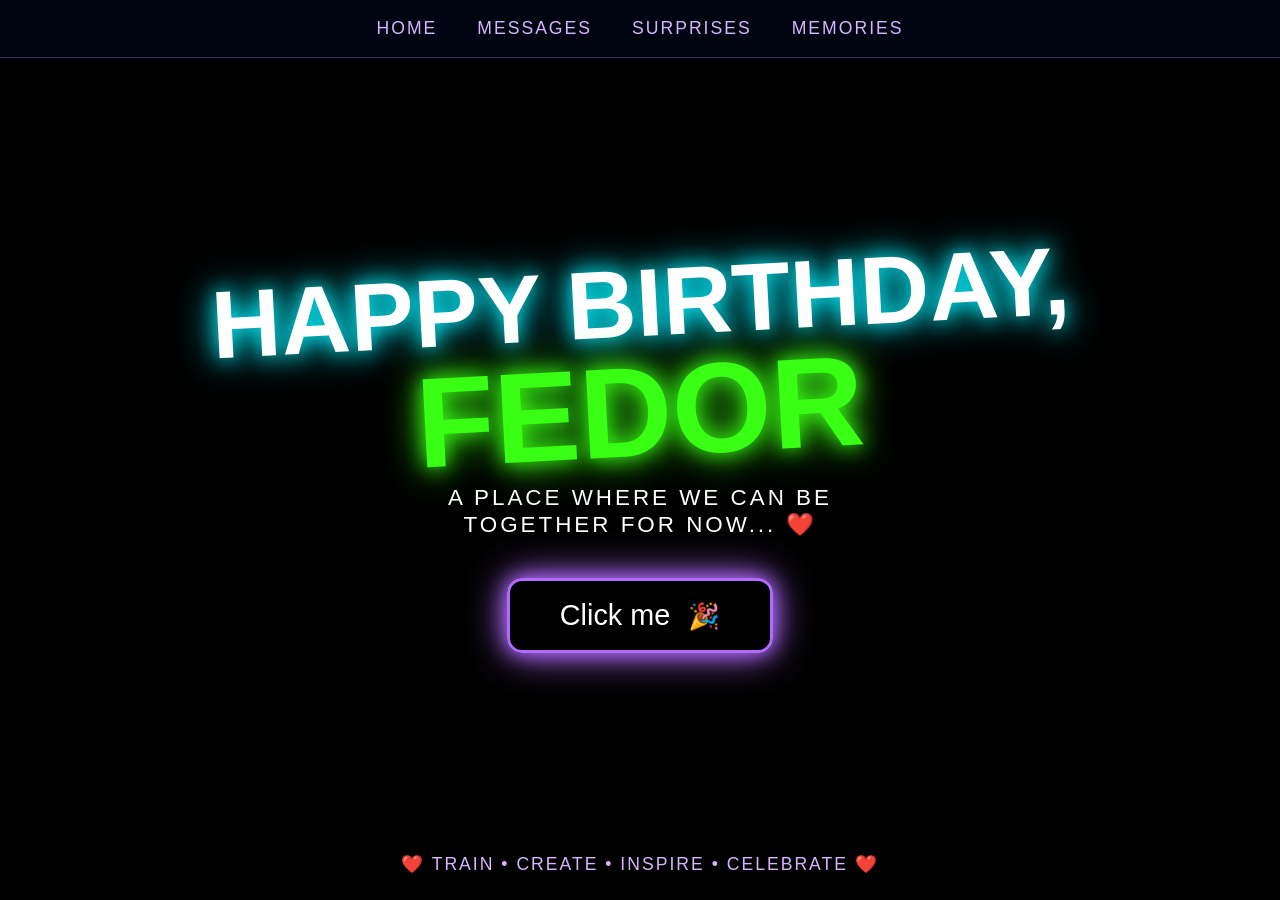
<file: index.html>
<!DOCTYPE html>
<html lang="en">
<head>
	<meta charset="UTF-8">
	<meta name="viewport" content="width=device-width, initial-scale=1.0">
	<title>Happy Birthday Fedor</title>
	<link rel="stylesheet" href="style.css">
</head>
<body>
	<nav>
		<a href="index.html">HOME</a>
		<a href="messages.html">MESSAGES</a>
		<a href="surprises.html">SURPRISES</a>
		<a href="memories.html">MEMORIES</a>
	</nav>

	<div class="hero" id="home">
		<h1>HAPPY BIRTHDAY,</h1>
 		<h2>FEDOR</h2>
		<p class="subtitle">A PLACE WHERE WE CAN BE <br>TOGETHER FOR NOW... ❤️</p>

		<button class="btn" id="birthdayBtn" onclick="playBirthdaySong()">
			Click me <span class="icon">🎉</span>
		</button>

		<audio id="birthdaySong">
			<source src="bday-song.m4a" type="audio/mp4">
		</audio>

		<div id="message" class="message"></div>

		<div class="footer">
			<p>❤️ TRAIN • CREATE • INSPIRE • CELEBRATE ❤️ </p>
		</div>

		</div>
		

	<script src="script.js"></script>
</body>
</html>
</file>
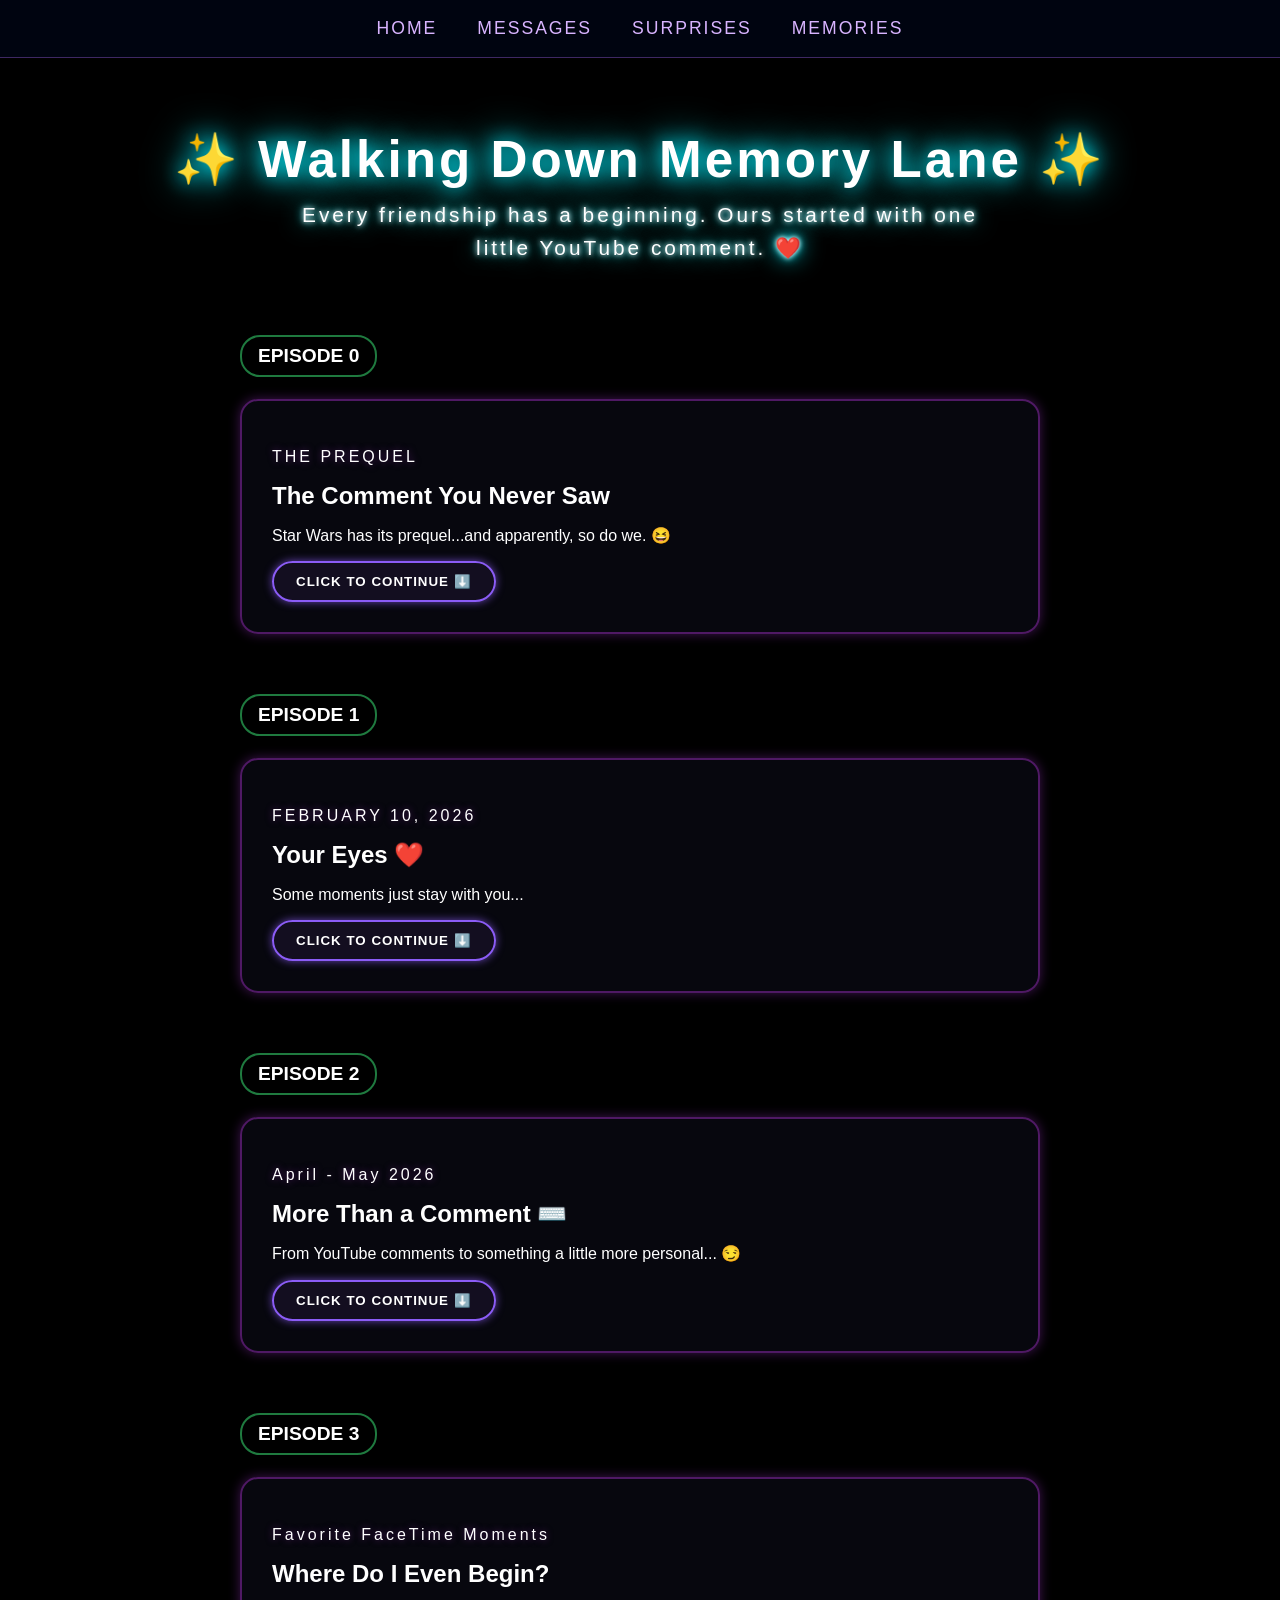
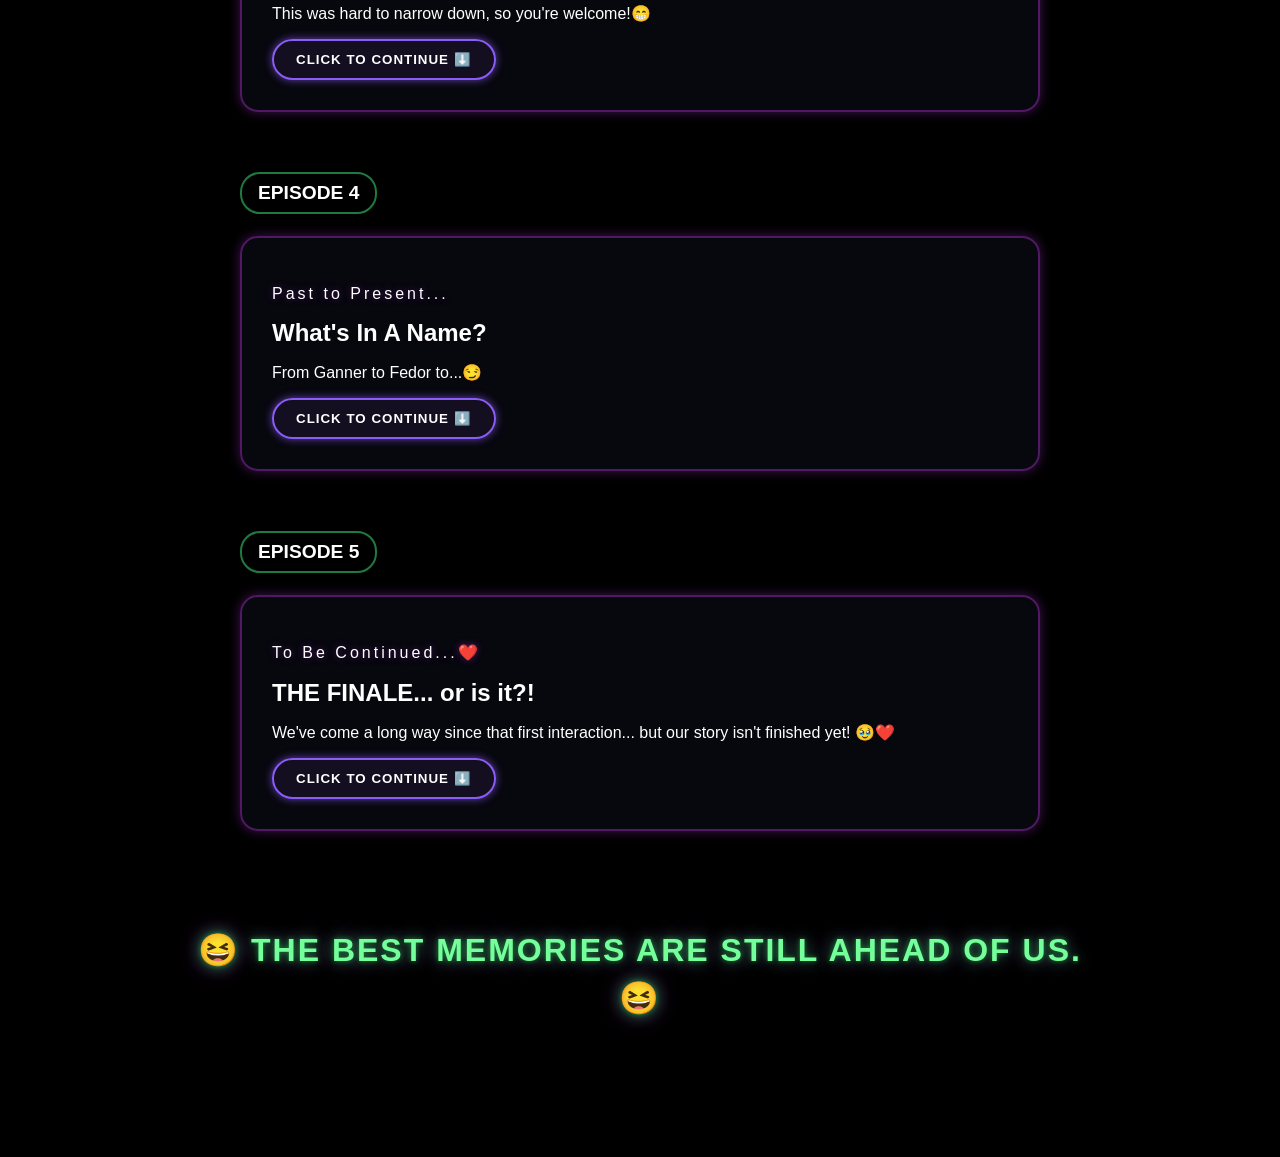
<file: memories.html>
<!DOCTYLE html>
<html lang="en">

<head>
	<meta charset="UTF-8">
	<meta name="viewport" content="width=device-width, initial-scale=1.0">

	<title>Walking Down Memory Lane</title>

	<link rel="stylesheet" href="style.css">
</head>

<body>
	

<nav>
	<a href="index.html">HOME</a>
	<a href="messages.html">MESSAGES</a>
	<a href="surprises.html">SURPRISES</a>
	<a href="memories.html">MEMORIES</a>
</nav>

<main class="memory-lane">

	<header class="memory-header">
		<h1 class="section-title">✨ Walking Down Memory Lane ✨</h1>
		<p>Every friendship has a beginning. Ours started with one little YouTube comment. ❤️</p>
	</header>

<!-- STOP #0: THE PREQUEL -->
<section class="memory-stop">

	<div class="memory-marker">EPISODE 0</div>

	<div class="memory-card">

		<p class="memory-date">THE PREQUEL</p>

		<h2>The Comment You Never Saw</h2>

		<p>
			Star Wars has its prequel...and apparently, so do we. 😆 
		</p>

	<button class="continue-btn" onclick="toggleMemory('episode0', this)">
		CLICK TO CONTINUE ⬇️ 
	</button>

	<div id="episode0" class="memory-hidden">

		<p> 
			I'm not entirely sure which comment was the first one you replied to, but I definitely know where my first one is...because you never saw it! 😆
		</p>

		<p>
			I've told you before that I never really commented on anything. I was perfectly happy just existing as a viewer. 😂 But then I found you, and I actually wanted to talk to you. It just felt natural, like somehow you didn't feel like a stranger. ❤️ 

		</p>

		<p>
			So technically, this isn't where our friendship started, but it is where I first tried to find out more about you. I even tucked my comment underneath someone else's. 😂 Maybe I was a little nervous about what would happen if you actually saw it and replied. 

		</p>

	<div class="memory-mission">

		<h3>Your first mission 😏</h3>

		<p> Think you can find the comment you never knew existed?
		</p>

	<button class="memory-hint-btn" onclick="showMemoryHint()">
			I need a hint 👀
	</button>

	<div id="memory-hint" class="memory-hint">
		📅 March 14, 2026
		<br>
		<span>That's all you're getting. Go find me! 😂 </span>

	</div> <!-- closes memory-hint -->

	</div> <!-- closes memory-mission -->

	</div> <!-- closes episode0 -->
	
	</div> <!-- closes memory-card -->

	</section>

<!-- EPISODE 1: YOUR EYES -->
<section class="memory-stop">

	<div class="memory-marker">EPISODE 1</div>

	<div class="memory-card">

		<p class="memory-date"> FEBRUARY 10, 2026</p>

		<h2>Your Eyes ❤️</h2>

		<p>
			Some moments just stay with you...
		</p>

		<button class="continue-btn"
			onclick="toggleMemory('episode1', this)"
			aria-controls="episode1"
			aria-expanded="false">
			CLICK TO CONTINUE ⬇️
		</button>

		<div id="episode1" class="memory-hidden">

			<p>
				The lighting in this video made your eyes glow more brightly than the lightsabers, and I absolutely fell for them. ❤️
			</p>
		</div> 
	
	</div>

</section>

<!-- EPISODE 2: More Than a Comment -->
<section class="memory-stop">

	<div class="memory-marker">EPISODE 2</div>

	<div class="memory-card">

		<p class="memory-date"> April - May 2026</p>

		<h2>More Than a Comment ⌨️</h2>

		<p>
			From YouTube comments to something a little more personal... 😏
		</p>

		<button class="continue-btn"
			onclick="toggleMemory('episode2', this)"
			aria-controls="episode2"
			aria-expanded="false">
			CLICK TO CONTINUE ⬇️
		</button>

		<div id="episode2" class="memory-hidden">

			<p>
				Somewhere along the way, we went from comments to actually getting to know each other. 
			</p>

			<p> 
				❤️<strong>April 21, 2026</strong> - Our Discord adventure begins!
			</p>

			<p> 
				❤️<strong>May 3, 2026</strong> - Our first voice memos! I sent you mine, and you sent me yours. We finally got to hear each other say our names.
			</p>

			<p> 
				❤️<strong>May 11, 2026</strong> - Our very first FaceTime! 🥹
			</p>

			<p> <br>
				<center><i>Little did I know how much I'd come to look forward to hearing your voice and seeing your face.</i></center>
			</p></br>
		</div> 
	
	</div>

</section>

<!-- EPISODE 3: Favorite FaceTime Moments -->
<section class="memory-stop">

	<div class="memory-marker">EPISODE 3</div>

	<div class="memory-card">

		<p class="memory-date"> Favorite FaceTime Moments</p>

		<h2>Where Do I Even Begin?</h2>

		<p>
			This was hard to narrow down, so you're welcome!😁
		</p>

		<button class="continue-btn"
			onclick="toggleMemory('episode3', this)"
			aria-controls="episode3"
			aria-expanded="false">
			CLICK TO CONTINUE ⬇️
		</button>

		<div id="episode3" class="memory-hidden">

			<p>
				🤩 I wish I remembered the date of the first time I saw you shirtless. I can still picture that moment because you absolutely took my breath away. 😍 
			</p>

			<p> 
				⚔️ I'll never forget showing you my N.G. sabers just to see your reaction! 
			</p>

			<p> 
				🐮 Then there was the night you cooked dinner... It felt like I was right there in the kitchen with you, having our own little date night.
			</p>

			<p> 
				👨‍🏫 I loved watching you in coach mode on the nights you were teaching or correcting me. Your focused, patient side was so captivating, especially when your playful side came out and you’d start laughing and smiling, even when I had no idea what you were talking about. It was the cutest thing!
			</p>

			<p> <center><br>
				And, of course, our FaceTimes in early October... 😏❤️‍🔥
			</p>

			<p> 
				<center><i>I don't think I need to remind you what made those so special. Some moments are better left between us.</i> 😉</center>
			</p> </center>
		</div> 
	
	</div>

</section>

<!-- EPISODE 4: What's In A Name? -->
<section class="memory-stop">

	<div class="memory-marker">EPISODE 4</div>

	<div class="memory-card">

		<p class="memory-date">Past to Present...</p>

		<h2>What's In A Name?</h2>

		<p>
			From Ganner to Fedor to...😏
		</p>

		<button class="continue-btn"
			onclick="toggleMemory('episode4', this)"
			aria-controls="episode4"
			aria-expanded="false">
			CLICK TO CONTINUE ⬇️
		</button>

		<div id="episode4" class="memory-hidden">

			<p>
				From Ganner to Fedor, to Goofball, to Fart Knocker, and now <strong>SWEET CHEEKS!!!</strong> 😍 
			</p>

			<p> 
				Which one's your favorite, by the way? 
			</p>

			<p> 
				But more than anything, I can't wait for the day I get to call you by one of those names in person. 💗
			</p>

			
		</div> 
	
	</div>

</section>

<!-- EPISODE 5: THE FINALE -->
<section class="memory-stop">

	<div class="memory-marker">EPISODE 5</div>

	<div class="memory-card">

		<p class="memory-date">To Be Continued...❤️</p>

		<h2>THE FINALE... or is it?!</h2>

		<p>
			We've come a long way since that first interaction... but our story isn't finished yet! 🥹❤️
		</p>

		<button class="continue-btn"
			onclick="toggleMemory('episode5', this)"
			aria-controls="episode5"
			aria-expanded="false">
			CLICK TO CONTINUE ⬇️
		</button>

		<div id="episode5" class="memory-hidden">

			<p>
				❤️ We've made so many wonderful memories together, and these are just a few of my favorites.😍 
			</p>

			<p> 
				❤️ But you know what excites me most?
			</p>

			<p> 
				❤️ All the memories we haven't made YET. 
			</p>
			
			<p> 
				❤️ Here's to more laughter, more FaceTimes, more adventures, and hopefully, one day, no screen between us!!

			</p>
			
			<p>
				<strong>To be continued...❤️ </strong>
			
		</div> 
	
	</div>

</section>

<!-- MEMORY LANE FINALE -->
<div class="memory-finale">
	😆 THE BEST MEMORIES ARE STILL AHEAD OF US. 😆
</div>

</main>

<script src="script.js"></script>

</body>

</html>
</file>
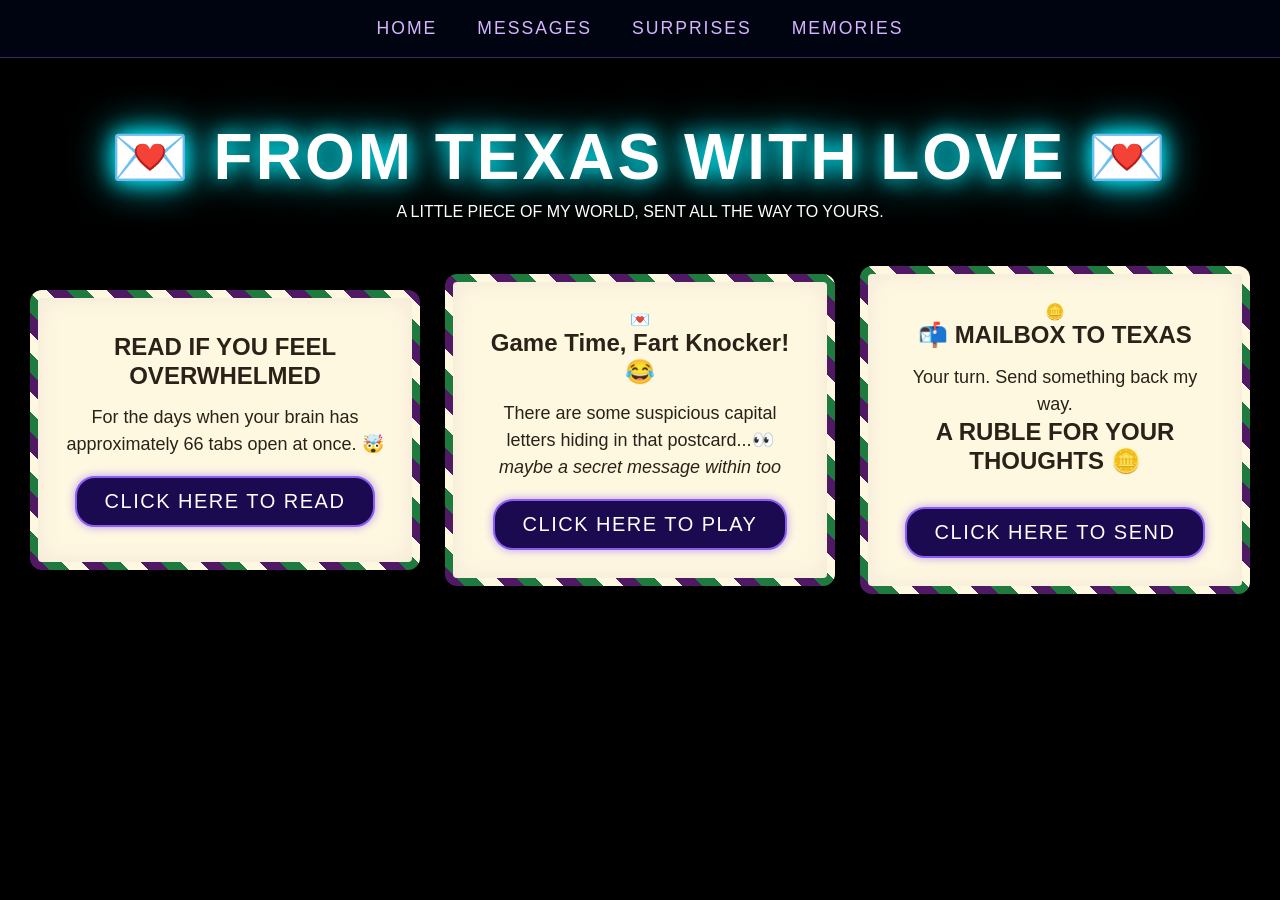
<file: messages.html>
<!DOCTYPE html>
<html lang="en">

<head>
	<meta charse=UTF-8">
	<meta name="viewport" content="width=device-width, initial-scale=1.0">
	<title>Messages for Fedor</title>
	<link rel="stylesheet" href="style.css">
</head>

<body>
	
	<nav> 
		<a href="index.html">HOME</a>
		<a href="messages.html">MESSAGES</a>
		<a href="surprises.html">SURPRISES</a>
		<a href="memories.html">MEMORIES</a>
	</nav>


<section class="messages-section" id="messages">
	<h2 class="section-title">💌 FROM TEXAS WITH LOVE 💌 </h2>

<p class="messages-subtitle">A LITTLE PIECE OF MY WORLD, SENT ALL THE WAY TO YOURS. 
</p>
	
	<div class="postcard-container">
		<div class="postcard bluebonnet-card">
			<div class="postcard-stamp"></div>

			<h3>READ IF YOU FEEL OVERWHELMED</h3>
			
			<p>
				For the days when your brain has approximately 66 tabs open at once. 🤯
			</p>
			<button onclick="openMessage('overwhelmed')">
				CLICK HERE TO READ
			</button>
		</div>
		<div class="postcard">
			<div class="postcard-stamp">💌</div>

	<h3>Game Time, Fart Knocker!😂</h3>

<p>
	There are some suspicious capital letters hiding in that postcard...👀 <br><i>maybe a secret message within too</i></br>
</p>

<button onclick="openMessage('knocker')">
				CLICK HERE TO PLAY
			</button>

</div>

<!-- MAILBOX TO TEXAS -->
<div class="postcard mailbox-card">
	<div class="postcard-stamp">🪙</div>

	<h3>📬 MAILBOX TO TEXAS </h3>

	<p> 
		Your turn. Send something back my way.
	</p>

	<h3>A RUBLE FOR YOUR THOUGHTS 🪙</h3>

<button onclick="window.open('https://docs.google.com/forms/d/e/1FAIpQLScDTu5N3dQMtNiFrBm1hGVmufJ--MBUIvaJp3KaeU_1HEQ6pw/viewform?usp=header')">
	CLICK HERE TO SEND
</button>

</div>

</div> <!-- closes postcard-container-->

</section>

<div id="messagePopup" class="message-popup">
	<div class="popup-content">
		<span class="close-popup" onclick="closeMessage()">&times;</span>
		<h2 id="popupTitle"></h2>
		<p id="popupText"></p>

	</div>
</div>

	<script src="script.js"></script>

</body>
</html>
</file>
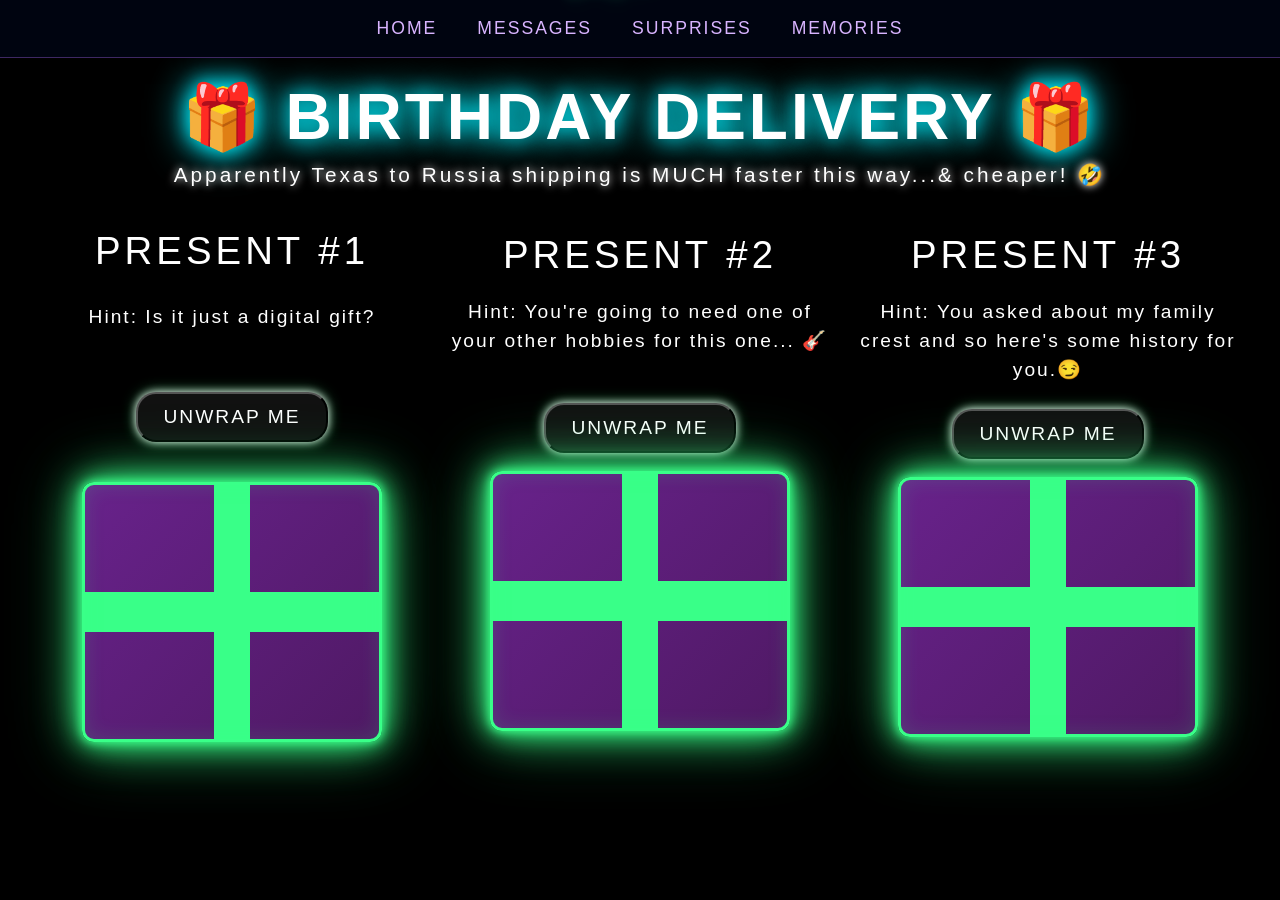
<file: surprises.html>
<!DOCTYPE html>
<html lang="en">

<head> 
	<meta charset="UTF-8">
	<meta name="viewport" content="width=device-width, initial-scale=1.0">

	<title>Birthday Surprises</title>

	<link rel="stylesheet" href="style.css">
</head>

<body>

	<nav>
		<a href="index.html">HOME</a>
		<a href="messages.html">MESSAGES</a>	
		<a href="surprises.html">SURPRISES</a>
		<a href="memories.html">MEMORIES</a>
	</nav>

	<section class="surprises-section">

		<h1 class="section-title">🎁 BIRTHDAY DELIVERY 🎁</h1>
	
		<p class="surprises-subtitle">
			Apparently Texas to Russia shipping is MUCH faster this way...& cheaper! 🤣 
		</p>

		<div class="gifts-grid">

			<div class="gift-container">

			<div class="gift-box"> </div>

			<div class="gift-bow"></div>

			<div class="gift-label">
				<br>PRESENT #1
			
			<p class="gift-hint">
				<br> Hint: Is it just a digital gift? 
			</p>

			
			<button id="unwrapButton" class="unwrap-button"
				onclick="unwrapGift()">
				UNWRAP ME
			</button>

		</div>


		<div id="giftReveal" class="gift-reveal">

			<h2>SURPRISE!🎁</h2>

			<img src="keychain.jpeg" alt="A HANDCRAFTED GIFT FOR MY FAVORITE RUSSIAN 😘">

			<p> 
				When we were making our BTS freebies for the concert, I wanted to make something just for you too, so I made you a keychain for your backpack.🎒 Obviously, you can't exactly have it yet... so for now, you get the digital reveal. 😄<br> And if you're curious, this isn't all I've gotten for you. 😏 Guess you'll have to FaceTime me to find out what else... or just get your SEXY self over here already! 😘 </br>

			</p>
			
			<button class="unwrap-button" onclick="wrapGift()">
				WRAP ME
			</button>

		</div>
	
		</div>

	<!-- PRESENT #2 -->
	<div class="gift-card" id="present2">

		<div class="gift-label">
			PRESENT #2
		</div>
	
	<p class="gift-hint">
		Hint: You're going to need one of your other hobbies for this one... 🎸 
	</p>

	<div class="gift-box"></div>
	<div class="gift-bow"></div>

	<button id="unwrapButton2"
		class="unwrap-button"
		onclick="unwrapGift2()">
	   	UNWRAP ME
	</button>

<div id="guitarReveal" class="gift-reveal">

	<h2>GRAB YOUR GUITAR🎸</h2> 
	
	<p> 
		I picked a song for you to play, it's a favorite of mine! ❤️
	</p> 

<br>
<div class="chord-card">
	<p class="artist"><strong>Genre:</strong> Christian Pop</p>

	<br><p class="chord-label"><u>MAIN CHORD PROGRESSION</u></p>
	<div class="chords">
		G &nbsp;-&nbsp; Bm &nbsp;-&nbsp; A &nbsp;-&nbsp; D
	</div>

	<p><strong>Tempo:</strong> 72 BPM</p>

	<p><strong>Strumming:</strong><br>
		&darr; &nbsp; &uarr; &nbsp; &darr; &nbsp; &darr; &nbsp; &uarr; &nbsp; &darr;
	</p>
</div>

	<p>
		<u>Think you know what song I picked?</u> <br> Figure it out and enter your guess below. If you dare... play it, record yourself, and share it with me! 😉❤️
	</p>

<div class="song-guess">
	<input
		type="text"
		id="songGuess"
		placeholder="Enter song title..."
	>

	<button class="unwrap-button guess button" onclick="checkSongGuess()">GUESS</button>

	<p id="songGuessResult"></p>

<button class="unwrap-button" onclick="wrapGift2()">WRAP ME</button>

</div>
</div>
</div>


<! END PRESENT #2 -->

<!-- PRESENT #3 -->
<div class="gift-card" id="present3">

	<div class="gift-label">
		PRESENT #3
	</div>

	<p class="gift-hint">
		Hint: You asked about my family crest and so here's some history for you.😏
	</p>
	
<button id="unwrapButton3"
	class="unwrap-button"
	onclick="unwrapGift3()">
		UNWRAP ME

</button>

<div class="gift-box"></div>
<div class="gift-bow"></div>

	<div id="crestReveal"
		class="gift-reveal"
		style="display: none;">

		<img src="mets-crest.png"
			alt="METS / мец family crest"
			class="crest-image">

		<div class="crest-history">

			<p>
				There are two things I found that are worth paying attention to...
			</p>

			<h3>⚔️</h3>

			<p>
				One possible origin of Mets/мец is connected to <strong>knife-makers.</strong>
			</p>

			<p>
				You design lightsabers. <br> I mean... come on.😂
			</p>

			<h3>📖</h3>
	
			<p>
		
				Another possible interpretation I found is <strong>"righteous teacher."</strong>
			</p>

			<p>
				I can't say these meanings belong specifically to your branch of the мец family without knowing more about your family's history in Ukraine.
			</p>

			<p>
				But a knife-maker and a teacher?
			</p>

			<p>
				<strong>That's definitely worth paying attention to. ❤️</strong>
			</p>
		
			</div>

			
			<button class="unwrap-button"
				onclick="wrapGift3()">
					WRAP ME
			</button>

			</div>
			</div>
<!-- END PRESENT #3 -->

</section>

<script>
function unwrapGift() {
  document.querySelector(".gift-container .gift-box").style.display = "none";
  document.getElementById("giftReveal").style.display = "block";
  document.getElementById("unwrapButton").style.display = "none";
}

function wrapGift() {
  document.getElementById("giftReveal").style.display = "none";
  document.querySelector(".gift-container .gift-box").style.display = "block";
  document.getElementById("unwrapButton").style.display = "inline-block";
}

// PRESENT #2
function unwrapGift2() {
  const present2 = document.getElementById("present2");

  present2.querySelector(".gift-box").style.display = "none";
  present2.querySelector(".gift-bow").style.display = "none";
  document.getElementById("unwrapButton2").style.display = "none";
  document.getElementById("guitarReveal").style.display = "block";
}

function wrapGift2() {
  const present2 = document.getElementById("present2");

  document.getElementById("guitarReveal").style.display = "none";
  present2.querySelector(".gift-box").style.display = "block";
  present2.querySelector(".gift-bow").style.display = "block";
  document.getElementById("unwrapButton2").style.display = "inline-block";
}

function checkSongGuess() {
  const guess = document.getElementById("songGuess").value
    .trim()
    .toLowerCase();

  const result = document.getElementById("songGuessResult");

  if (guess === "god only knows") {
    result.textContent = "❤️ YOU'RE A ROCKSTAR! 🎸";
  } else {
    result.innerHTML = "Sorry! But here's a hint: <br><strong>Artist:</strong> for King & Country";
  }
}

// PRESENT #3
function unwrapGift3() {
  const present3 = document.getElementById("present3");

  present3.querySelector(".gift-box").style.display = "none";
  present3.querySelector(".gift-bow").style.display = "none";
  document.getElementById("unwrapButton3").style.display = "none";
  document.getElementById("crestReveal").style.display = "block";
}

function wrapGift3() {
  const present3 = document.getElementById("present3");

  document.getElementById("crestReveal").style.display = "none";
  present3.querySelector(".gift-box").style.display = "block";
  present3.querySelector(".gift-bow").style.display = "block";
  document.getElementById("unwrapButton3").style.display = "inline-block";
}
</script>

</body>
</html>
</file>
<file: style.css>
/* ====== GLOBAL STYLES ====== */
* {
	margin: 0;
	padding: 0;
	box-sizing: border-box;
}
body {
	font-family: 'Bangers', 'Segoe UI', sans-serif; 
	background: #000000;
	color: #ffffff;
	overflow-x: hidden;
	min-height: 100vh;
	margin: 0;
}

/* ====== STARFIELD BACKGROUND ====== */
body::before {
	content: "";
	position: fixed;
	top: 0; 
	left: 0;
	width: 100%;
	height: 100%;
	background: url('https://www.transparenttextures.com/patterns/stardust.png');
	radial-gradient(circle at top, #1b0a4f, #001a44, #000000, 70%);
	opacity: 0.4;
	z-index: -1;
	pointer-events: none;
}

/* ====== NAVITGATION ====== */
nav {
	position: fixed;
	top: 0;
	left: 0;
	width: 100%;

	text-align: center;
	padding: 18px 0;

	background: rgba(0, 5, 18, 0.88);
	backdrop-filter: blur(10px);
	-webkit-backdrop-filter: blur(10px);

	border-bottom: 1px solid rgba(179, 107, 255, 0.35);
	
	box-shadow:
		0 4px 18px rgba(0, 0, 0, 0.45);
		0 0 15px rgba(79, 25, 100, 0.25);
	z-index: 1000; 
}

nav a {
	color: #d8b4ff;
	text-decoration: none;
	margin: 0 20px;
	font-size: 1.1rem;
	letter-spacing: 2px;
	transition: 0.3s;
}

nav a:hover {
	color: #ffffff
	text-shadow: 0 0 10px #b36bff;
}	

/* ====== HERO SECTION ====== */
.hero {
	position: relative;
	height: 100vh;
	display: flex;
	flex-direction: column;
	justify-content: center;
	align-items: center;
	text-align: center;
	padding: 20px;
	transform: rotate(0deg);
}

.hero h1 {
	font-size: 6rem;
	color: #ffffff;
	text-shadow: 0 0 20px #00f0ff, 0 0 40px #00f0ff;
	transform: rotate(-3deg);
}

.hero h2 {
	font-size: 8rem;
	color: #39ff14;
	text-shadow: 0 0 20px #39ff14, 0 0 40px #39ff14;
	margin-top: -20px;
	transform: rotate(-3deg);
}

.subtitle {
	font-size: 1.4rem;
	letter-spacing: 3px;
	color: #ffffff !important;
	text-shadow: none !important;
	transform: rotate(0deg);
}
		
/* ====== BUTTON ====== */
.btn {
	margin-top: 40px;
	padding: 18px 50px;
	font-size: 1.8rem;
	color: #fff;
	background: transparent;
	border: 3px solid #b36bff;
	border-radius: 15px;
	box-shadow: 0 0 20px #b36bff, 0 0 40px #b36bff;
	cursor: url('lightsaber-cursor.png'), auto;
	transition: all 0.3s ease;
}
.btn:hover {
	background: #b36bff;
	color: #000;
	transform: scale(1.05);
	box-shadow: 0 0 30px #b36bff, 0 0 50px #b36bff;
}
.icon { font-size: 1.6rem; margin-left: 10px }

/* ====== MESSAGE BOX ====== */
.message {
	margin-top: 30px;
	font-size: 1.3rem;
	color: #fff;
	background: rgba(0,0,0,0.6);
	padding: 15px 25px;
	border-radius: 10px;
	border: 1px solid #00f0ff;
	box-shadow: 0 0 20px #00f0ff;
	display: inline-block;
}

/* ====== FOOTER ====== */

.footer {
	position: fixed;
	bottom: 25px;
	left: 0;
	width: 100%;
	text-align: center; 
	font-size: 1.1rem;
	letter-spacing: 2px;
	color: #d8b4ff;
	z-index: 1000;
}

.footer p {
	margin: 0;
}


/* ====== CENTER EVERYTHING BELOW THE TITLE ====== */

.subtitle {
	transform: none;
	text-align: center;
	width: 100%
}

.btn {
	display: block;
	margin: 40px auto 0 auto;
	transform: none;
}

.btn:hover{
	transform: scale(1.05);
}

.message {
	display: table;
	width: auto;
	max-width: 500px;
	margin: 25px auto 0 auto;
	text-align: center;
}

.message:empty {
	display: none;
}

/* ===== FIX HOME + MESSAGES SEPARATION =====*/

.hero {
	min-height: 100vh !important;
	height: auto !important;
}

.messages-section {
	min-height: 100vh;
	padding: 120px 30px 80px;
	text-align: center;
	position: relative;
	z-index: 1;
}

.postcard-container {
	display: flex;
	justify-content: center;
	align-items: stretch;
	gap: 30px;
	flex-wrap: nowrap;
	margin-top: 45px;
	width: 100%;
	max-width: 1500px;
	margin-left: auto;
	margin-right: auto;
}

.postcard {
	width: calc(33.333% - 20px);
	max-width: 430px;
	min-height: 240px;
	padding: 28px;
	box-sizing: border-box;
	background: #f4e3bd;
	color: #24170f;
	border-radius: 8px;
	position: relative;
}

.footer {
	position: absolute !important;
	bottom: 25px !important;
}


/* ===== MAKE NAV CLICKABLE =====*/

nav {
	position: fixed !important;
	top: 0;
	left: 0;
	width: 100%;
	z-index: 999999 !important;
	pointer-events: auto !important;
}

nav a {
	position: relative;
	z-index: 100000;
	pointer-events: auto !important;
}

/* ===== LIGHTSABER CURSOR ===== */

html,
body,
.hero,
.messages-section,
.postcard-container,
.postcard,
.footer,
.subtitle,
h1,
h2,
h3,
p {
	cursor: url("lightsaber-cursor.png"), auto !important;
}

a,
button,
.btn {
	cursor: url("lightsaber-cursor.png"), auto !important;
}

/* ===== FINAL NAV CLICK FIX ===== */

nav {
	pointer=events: none !important;
}

nav a {
	pointer-events: auto !important;
	position: relative !important;
	z-index: 100001 !important;
}

/* ===== LIGHTSABER CURSOR TEST =====*/

body {
	cursor: auto !important;
}

a,
button,
.btn {
	cursor: pointer !important;
}


/* MESSAGE POPUP */
.message-popup {
	display: none;
	position: fixed;
	z-index: 999999 !important;
	left: 0;
	top: 0;
	width: 100%;
	height: 100%;
	background: rgba(0, 0, 0, 0.8);
	align-items: center;
	justify-content: center;
}

.popup-content {
	background: #fffaf0;
	color: #222;
	width: 80%;
	max-width: 600px;
	padding: 40px;
	border-radius: 20px;
	text-align: center;
	position: relative;
	box-shadow: 0 0 30px rgba(255, 255, 255, 0.25);
}

.popup-content h2 {
	margin-top: 10px;
	margin-bottom: 20px;
}

.popup-content p {
	line-height: 1.6;
	font-size: 18px;
}

.close-popup {
	position: absolute;
	top: 12px;
	right: 18px;
	font-size: 30px;
	font-weight: bold;
	cursor: pointer;
}

/* POPUP FONTS */

.popup-content h2 {
	font-family: "Bangers", sans-serif;
	letter-spacing: 2px;
	font-size: 30px;
}

.popup-content p {
	font-family: "Barlow", sans-serif;
	font-size: 18px;
	line-height: 1.7;
	font-weight: 500;
	color: #222222; !important;
}

/* READ MESSAGE BUTTON */

.postcard button {
	font-family: "Bangers", sans-serif; 
	font-size: 16px;
	letter-spacing: 1.5px;
	
	background: #1b0a4f;
	color: white;
	
	border: 2px solid #8b5cf6;
	border-radius: 20px;

	padding: 10px 22px;
	margin-top: 12px;
	
	cursor: pointer;
	
	box-shadow: 0 0 10px rgba(139, 92, 246, 0.6);
	
	transition: transform 0.2s ease, box shadow 0.2s ease;

}

.postcard button:hover {
	transform: scale(1.06);
	box-shadow: 0 0 18px rgba(139, 92, 246, 0.9);
}

/* MESSAGES PAGE TITLE*/

.messages-section .section-title {
	font-family: "Bangers", sans-serif;
	font-size: 4rem;
	color: #ffffff;
	text-shadow: 0 0 20px #00f0ff, 0 0 40px #00f0ff;
	transform: none;
	letter-spacing: 3px;
	margin-bottom: 80px;
}

/* POSTCARD / LETTER LOOK */

.postcard {
	background:
		linear-gradient(rgba(255, 248, 225, 0.92), rgba(255, 248, 225, 0.92)),
		repeating-linear-gradient(
			0deg,
			transparent,
			transparent 3px,
			rgba(120, 90, 50, 0.04) 4px
		);
	color: #2b2118;

	border: 2px solid #c9ad7b;
	border-radius: 8px;

	box-shadow: 
		0 8px 20px rbga(0, 0, 0, 0.35),
		inset 0 0 25px rgba(120, 80, 30, 0.12);

	position: relative;
}

/* PURPLE + GREEN AIRMAIL POSTCARDS */

.postcard {
	border: 8px solid transparent;
	
	background: 
		linear-gradient(#fff8e1, #fff8e1) padding-box,
		repeating-linear-gradient(
			45deg,
			#4f1964 0px,
			#4f1964 14px,
			#1f7a3f 14px,
			#1f7a3f 28px,
			#fff8e1 28px,
			#fff8e1 42px
		) border-box;

	border-radius: 12px;

	box-shadow: 
		0 10px 25px rgba(0, 0, 0, 0.4),
		inset 0 0 25px rgba(79,25, 100, 0.08);

	position: relative;
	
	margin-bottom: 35px;
}

/* ===== MESSAGES PAGE SUBTITLE ===== */

.message-subtitle {
	font-family: "Barlow", sans-serif;
	font-size: 1.3rem;
	letter-spacing: 3px;
	color: #ffffff;
	text-align: center;

	/* pulls subtitle closer to FROM TEXAS WITH LOVE */
	margin-top: -40px;
	margin-bottom: 45px;
	
	text-shadow: 
		0 0 8px #ffffff,
		0 0 15px #00f0ff,
		0 0 25px #00f0ff;
}

/* FIX TITLE + SUBTITLE SPACING */

.messages-section .section-title {
	margin-bottom: 8px !important;
}

.messages-subtitle {
	margin-top: 0 !important;
	margin-bottom: 45px !important;
}

/* ===== MOBILE POSTCARDS ===== */
@media (max-width: 850px) {
	.postcard-container {
		flex-wrap: wrap;
		gap: 25px;
	}
	
	.postcard {
		width: 100%;
		max-width: 430%;
	}
}

/* ===== BIGGER POSTCARD TEXT ===== */

.postcard h3 {
	font-size: 28px;
	line-height: 1.15;
	margin-bottom: 14px;
}

.postcard p {
	font-size: 19px;
	line-height: 1.4;
}

.postcard button {
	font-size: 20px;
	padding: 12px 28px;
	margin-top: 18px;
}

/* Keep everything comfortable on phones */
@media (max-width: 850px) {
	.postcard h3 {
		font-size: 24px;
	}

	.postcard p {
		font-size: 17px;
	}

	.postcard button {
		font-size: 18px;
	}
}

/* ===== FORCE 3 POSTCARDS ACROSS ===== */

.messages-section .postcard-container {
	display: grid !important;
	grid-template-columns: repeat(3, minmax(0, 1fr)) !important;
	gap: 30px !important;

	width: calc(100% - 60px) !important;
	max-width: 1450px !important;

	margin: 45px auto 0 auto !important;
	padding: 0 !important;

	align-items: stretch !important;
}

.messages-section .postcard {
	width: 100% !important;
	max-width: none !important;
	min-width: 0 !important;
	box-sizing: border-box !important;
	margin: 0 !important;
}

/* Phones/tablets can stack */
@media (max-width: 850px) {
	.messages-section .postcard-containers {
		grid-template-columns: 1fr !important;
		width: calc(100% - 30px) !important;
	}
}

/* ===== FINAL MESSAGES 3-CARD LAYOUT ===== */

.postcard-containter {
	display: flex !important;
	flex-direction: row !important;
	flex-wrap: nowrap !important;
	justify-content: center !important;
	align-items: stretch !important;
	gap: 30px !important;
	width: 100% !important;
	max-width: 1400px !important;
	margin: 45px auto 0 !important;
	padding: 0 25px !important;
	box-sizing: border-box !important;
}

.postcard-container .postcard {
	width: calc((100% - 60px) / 3) !important;
	min-width: 0 !important;
	max-width: none !important;
	min-height: 280px !important;
	height: auto !important;
	flex: 1 1 0 !important;
	box-sizing: border-box !important;
	
	display: flex !important;
	flex-direction: column !important;
	justify-content: center !important;
	align-items: center !important;
}

.postcard-container .postcard h3 {
	font-size: 24px !important;
	line-height: 1.2 !important;
}

.postcard-container .postcard p {
	font-size: 18px !important;
	line-height: 1.5 !important;
}

/* ===== EMERGENCY POSTCARD WIDTH FIX ===== */

.messages-section .postcard-container {
	display: flex !important;
	flex-direction: row !important;
	flex-wrap: nowrap !important;
	justify-content: center !important;
	align-items: center !important;
	gap: 25px !important;
	width: 100% !important;
	max-width: none !important;
}

/* ===== MAKE POSTCARD BUTTONS CLICKABLE ===== */

.postcard-container,
.postcard {
	pointer-events: auto !important;
}

/* ===== SURPRISES PAGE ===== */

/* Match the spacing of the Messages page */
.surprises-section {
	text-align: center;
	padding: 80px 20px;
}

/* Match the Messages page title spacing */
.surprises-section .section-title {
	margin-bottom: 8px !important;
}

/* EXACT same subtitle styling as Messages */
.surprises-subtitle {
	font-family: "Barlow", sans-serif;
	font-size: 1.3rem;
	letter-spacing: 3px;
	color: #ffffff
	text-align: center;
	margin-top: 0 !important;
	margin-bottom: 45px !important;
	
	text-shadow: 
		0 0 8px #ffffff;
		0 0 15px #00f0ff;
		0 0 25px #00f0ff;
}

/* ====== PRESENT ======= */

.gift-container {
	display: flex;
	justify-content: center;
	align-items: center;
	flex-direction: column;
}

/* Wrapped present */
.gift-box {
	width: 360px;
	min-height: 230px;
	
	background: 
		/* horizontal glowing ribbon */
		linear-gradient(
			transparent 42%,
			#39ff88 42%,
			#39ff88 58%,
			transparent 58%
		),

		/* vertical green ribbon */
		linear-gradient(
			90deg,
			transparent 44%,
			#39ff88 44%,
			#39ff88 56%,
			transparent 56%
		),

		/* purple wrapping paper */
		linear-gradient(
			135deg,
			#68228b,
			#4f1964
		);
		
	border: 3px solid #39ff88;
	border-radius: 12px;

	padding: 45px 30px 30px;

	box-shadow: 
		0 0 10px #39ff88,
		0 0 25px #39ff88,
		0 0 45px rgba(57, 255, 136, 0.8),
		0 0 70px rgba(57, 255, 136, 0.45),
		inset 0 0 20px rgba(57, 255, 136, 0.15);

	color: white;
	
	position: relative;
	
	margin-top: 50px;
}

/* CSS Bow - replaces the emoji */
.gift-bow {
	position: absolute;
	
	top: -55px;
	left: 50%;

	transform: translateX(-50%);

	width: 42px;
	height: 42px;
	
	background: #39ff88;
	
	border-radius: 8px;

	font-size: 0;

	box-shadow:
		0 0 10px #39ff88,
		0 0 20px rgba(57, 255, 136, 0.8);
}

/* Left loop of bow */
.gift-bow::before {
	content: "";

	position: absolute;
	
	width: 65px;
	height: 42px;

	right: 28px;
	top: -5px;
	
	background: #4f1964;

	border: 5px solid #39ff88;
	
	border-radius: 50% 50% 15% 50%;

	transform: rotate(18deg);

	box-shadow: 0 0 10px #39ff88;
}

/* Right loop of bow */
.gift-bow::after {
	content: "";

	position: absolute;
	
	width: 65px;
	height: 42px;

	right: 28px;
	top: -5px;
	
	background: #4f1964;

	border: 5px solid #39ff88;
	
	border-radius: 50% 50% 50% 15%;

	transform: rotate(-18deg);

	box-shadow: 0 0 10px #39ff88;
}

/* PRESENT #1 */
.gift-label {
	font-family: "Bangers", sans serif;
	font-size: 2rem;
	letter-spacing: 3px;
	margin-bottom: 20px;
}

/* Hint under present number */
.gift-hint {
	font-family: "Barlow", sans-serif;
	font-size: 1rem;
	margin-bottom: 25px;
}

/* ===== UNWRAP BUTTON ====== */

.unwrap-button {
	font-family: "Bangers", sans-serif;
	font-size: 1.2rem;
	letter-spacing: 2px;

	color: white;
	background: #111;
	
	border 2px solid white;
	border-radius: 20px;

	padding: 12px 25px;

	cursor: pointer;

	box-shadow: 
		0 0 8px white,
		0 0 15px #1f7a3f;
}

.unwrap-button:hover {
	transform: scale(1.05);
}

/* ====== PRESENT AFTER UNWRAPPING ===== */

.gift-reveal {
	display: none;
	max-width: 500px;
	
	background: #fff8e1;
	color: #222;
	
	padding: 30px;

	border-radius: 15px;

	box-shadow: 
		0 0 20px #4f1964,
		0 0 35px #1f7a3f,
}

.gift-reveal h2 {
	font-family: "Bangers", sans-serif;
	color: #4f1964;
	letter-spacing: 2px;
}

.gift-reveal img {
	width: 100%;
	max-width: 400px;
	border-radius: 12px;
	margin: 20px 0;
}

.gift-reveal p {
	font-family: "Barlow", sans-serif;
	font-size: 1.1rem;
	line-height: 1.6;
}


/* MEMORY LANE PAGE */

.memory-lane {
	width: min(1000px, 90%);
	margin: 0 auto;
	padding: 120px 20px 80px;
}

.memory-header {
	text-align: center;
	margin-bottom: 70px;
}

.memory-header h1 {
	margin: 0 0 15px;
}

.memory-header p {
	margin: 0 auto;
	max-width: 700px;
	line-height: 1.6;
}

.memory-stop {
	position: relative;
	margin: 60px auto;
	max-width: 800px;
}

.memory-card {
	padding: 30px;
	border-radius: 20px;
}

.memory-card p {
	line-height: 1.7;
	margin: 12px 0;
}

.memory-marker {
	font-size: 1.2rem;
	font-weight: bold;
	margin-bottom: 10px;
}

.memory-mission {
	margin-top: 25px;
	padding: 20px;	
	border-radius: 15px;
}

.memory-clue {
	font-size: 1.2rem;
	font-weight: bold;
}

/* Memory Lane hint */

.memory-hint {
	display: none;
	margin-top: 15px;
}

.memory-hint.show {
	display: block;
}

/* Memory Lane Glow */

.memory-card {
	background: rgba(10, 10, 18, 0.78);
	border: 2px solid #4f1964;
	border-radius: 18px;
	padding: 30px;
	
	box-shadow:
		0 0 12px rgba(79, 25, 100, 0.8);
		0 0 28px rgba(79, 25, 100, 0.45);
		inset 0 0 18px rgba(31, 122, 63, 0.12);
}

.memory-marker {
	display: inline-block;
	color: #ffffff;
	border: 2px solid #1f7a3f;
	border-radius: 20px;
	padding: 8px 16px;
	margin-bottom: 22px;

	text-shadow:
		0 0 8px #1f7a3f
		0 0 14px #1f7a3f

	box-shadow:
		0 0 10px rgba(31, 122, 63, 0.8);
		0 0 22px rgba(31, 122, 63, 0.45);
}

.memory-date {
	color: #ffffff;
	letter-spacing: 3px;

	text-shadow: 		
		0 0 7px #4f1964;
		0 0 12px 4f1964;
}

.memory-mission {
	margin-top: 30px;
	padding: 22px;

	border-left: 3px solid #1f7a3f;
	background: rgba(31, 122, 63, 0.06);

	box-shadow: 
		inset 8px 0 18px rgba(31, 122, 63, 0.08);
}

.memory-hint-btn {
	margin-top: 10px;
	padding: 10px 18px;

	background: rgba(79, 25, 100, 0.35);
	color: #ffffff;

	border: 2px solid #4f1964;
	border-radius: 20px;

	font: inherit;
	font-weight: bold;
	cursor: pointer;

	box-shadow: 
		0 0 8px rgba(79, 25, 100, 0.8);
		0 0 18px rgba(79, 25, 100, 0.45);

	transition: 0.25s ease;
}

.memory-hint-btn:hover {
	border-color: #1f7a3f;

	box-shadow: 
		0 0 10px rgba(331, 122, 63, 0.9);
		0 0 22px rbga(31, 122, 63, 0.55);

	transform: translateY(-2px);
}

.memory-hint {
	margin-top: 18px;
	padding: 15px;
	
	border-radius: 12px;
	
	text-shadow:
		0 0 7px #1f7a3f;
}

/* MEMORY LANE NAV FINAL */

.memory-lane {
	padding-top: 130px;
}



/* FINAL NAV LAYOUT */

nav {
	display: flex !important;
	justify-content: center !important;
	align-items: center !important;
	gap: 40px !important;

	top: 0 !important;
	left: 0 !important;
	width: 100% !important;

	padding: 18px 20px !important;
	box-sizing: border-box !important;
	
	background: rgba(0, 5, 18, 0.92) !important;
	
	border-bottom: 1px solid rgba(179, 107, 255, 0.35);

	z-index: 999999 !important;
}

nav a {
	display: inline-block !important;
	position: relative !important;
	
	margin: 0 !important;
	
	color: #d8b4ff !important;
	text-decoration: none !important;

	pointer-events: auto !important;
	z-index: 1000000 !important;
}

nav a:hover {
	color: #ffffff !important;
	text-shadow: 0 0 10px #b36bff;
}

.memory-hidden {
	display: none;
}

.memory-hidden.open {
	display: block;
	animation: memoryReveal 0.5s ease;
}

@keyframes memoryReveal {
	from {
		opacity: 0;
		transform: translateY(-10px);
}

	to {
		opacity: 1;
		transform: translateY(0);
	}
}

/* ====== PRETTY INTERACTIVE BUTTONS ====== */	

.continue-btn,
.mystery-submit {
	background: rgba(20, 15, 35, 0.9);
	color: #ffffff;

	border: 2px solid #8b5cf6;
	border-radius: 22px;

	padding: 11px 22px;

	font-family: inherit;
	font-weight: 700;
	letter-spacing: 1px;

	cursor: pointer;
	
	box-shadow: 
		0 0 8px rgba(139, 92, 246, 0.7);
		0 0 20px rgba(139, 92, 246, 0.25);
	transition: all 0.25s ease;
}

.continue-btn:hover,
.mystery-submit:hover {
	transform: translateY(-2px);

	border-color: #68ff8a;
	
	box-shadow: 
		0 0 10px rgba(104, 255, 138, 0.8);
		0 0 24px rgba(104, 255, 138, 0.3);
}

/* ===== MYSTERY WORD INPUT =====*/

.mystery-input {
	width: min(300px, 80%);
	padding: 12px 16px;

	background: rgba(15, 12, 30, 0.9);
	color: white;

	border: 2px solid #8b5cf6;
	border-radius: 18px;

	font-family: inherit;
	font-size: 16px;	
	text-align: center;

	outline: none;

	box-shadow: 0 0 12px rgba(139, 92, 246, 0.25);
	
	transition: all 0.25s ease;
}

.mystery-input:focus {
	border-color: #68ff8a;

	box-shadow: 
		0 0 10px rgba(104, 255, 138, 0.6);
		0 0 20px rgba(104, 255, 138, 0.2);
}

.mystery-input::placeholder {
	color: rgba(255, 255, 255, 0.55);
}

}

.surprises-section h1.section-title,
.memories-section h1.section-title,
.memories-section h2.section-title {
	font-family: "Bangers", sans-serif !important;
	font-size: 4rem !important;
	color: #ffffff !important;
	text-shadow: 0 0 20px #00f0ff, 0 0 40px #00f0ff !important;
	transform: none: !important;
	letter-spacing: 3px !important;
}
	
/* ===== FINAL PAGE TITLE MATCH ===== */

.messages-section .section-title,
.surprises-section .section-title,
.memory-lane .section-title {
	font-family: "Bangers", sans-serif !important;
	font-size: 4rem !important;
	color: #ffffff !important;
	text-shadow: 0 0 20px #00f0ff, 0 0 40px #00f0ff !important;
	transform: none: !important;
	letter-spacing: 3px !important;
	margin-bottom: 8px !important;
}

/* ===== MEMORIES TITLE + SUBTITLE FIX ====== */

.memory-lane .section-title {
	font-size: 3.2rem !important;
	white-space: nowrap !important;
	margin-bottom: 8px !important;
}
	
.memory-header p {
	font-family: "Barlow", sans-serif !important;
	font-size: 1.3rem !important;
	letter-spacing: 3px !important;
	color: #ffffff !important;
	text-align: center !important;
	margin-top: 0 !important;
	margin-bottom: 45px !important;

	text-shadow:	
		0 0 5px #ffffff,
		0 0 10px #00f0ff,
		0 0 25px #00f0ff !important;
}


/* PRESENT LAYOUT CLEANUP */

.gift-card {
	display: flex;
	flex-direction: column;
	align-items: center;
}

/* PRESENT #1 */
.gift-label {
	order: 1;
	font-family: "Bangers", sans-serif;
	font-size: 2.4rem;
	letter-spacing: 4px;
	line-height: 1.2;
	margin: 0 0 4x 0 !important;
}

/* Actual wrapped present */
.gift-box {
	order: 2;
	width: 300px;
	min-height: 260px;
	margin: 0 auto 28px auto !important;
}

/* Hint */
.gift-hint {
	order: 3;
	font-family: "Barlow", sans-serif;
	font-size: 1.2rem;
	letter-spacing: 2px;
	line-height: 1.5;
	margin: 0 0 18px important;
}

/* Unwrap button */
.unwrap-button {
	order: 4;
	margin-top: 0 !important;
}
	
.wrap-button {
	position: relative !important;
	top: 25px !important;	
	margin-bottom: 25px !important;
}

/* ===== PRESENTS GRID ===== */

.gifts-grid {
	display: grid;
	grid-template-columns: repeat(3, minmax(0, 1fr));
	gap: 30px;
	width: 100%;
	max-width: 1200px;
	margin: 40px auto 0;
	align-items: start;
}

.gift-card {
	width: 100%;
	min-width: 0;
}

/* Stack presents on smaller screens */
@media (max-width: 900px) {
	.gifts-grid {
		grid-template-columns: 1fr;
	}
}

/* PRESENT #2 ORDER */
#present2 .gift-label {
	order: 1;
}

#present2 .gift-hint {
	order: 2;
}

#present2 .unwrap-button {
	order: 3;
	margin: 0 0 18px 0 !important;
}

#present2 .gift-box {
	order: 4;
}

#present2 .gift-bow {
	order: 4;
}

#present2 .gift-box {
	width: 300px !important;
	min-height: 260px !important;
	margin: 0 auto 28px auto !important;
}

.song-guess input {
	padding: 12px 16px;
	border-radius: 12px;
	border: 2px solid #4f1964;
	font-size: 16px;
	width: 220px;
	outline: none;
}

.song-guess input:focus {
	box-shadow: 0 0 10px #4f1964;
}

/* MEMORY LANE FINALE */

.memory-finale {
	text-align: center;
	margin: 70px auto 30px;
	padding: 25px 15px;

	font-size: clamp(1.2rem, 4vw, 2rem);
	font-weight: bold;
	letter-spacing: 2px;
	line-height: 1.5;

	color: #75ff9b;

	text-shadow:
		0 0 5px #1f7a3f,
		0 0 15px #1f7a3f,
		0 0 25px #4f1964;

	animation: finaleGlow 3s ease-in-out infinite alternate;
}

@keyframes finaleGlow {
	from {
		color: #75ff9b
		text-shadow:
			0 0 8px #1f7a3f,
			0 0 20px #1f7a3f,
			0 0 30px #1f7a3f;
}

	to {
		color: #c69aff;
		text-shadow:
			0 0 8px #4f1964,
			0 0 20px #8b5cf6,
			0 0 35px #4f1964;
	}
}

/* FIX PRESENT #3 ORDER */

#present3 .gift-label {
	order: 1;
}

#present3 h2 {
	order: 2;
}

#present3 .gift-hint {
	order: 3;
}

#present3 .unwrap-button {
	order: 4;
	margin: 0 0 18px 0 !important;
}

#present3 .gift-box,
#present3 .gift-bow {
	order: 5;
}

#present3 .gift-box {
	width: 300px !important;
	min-height: 260px !important;
	margin: 0 auto 28px auto !important;
}

#present3 .gift-reveal {
	order: 6;
}


/* BIRTHDAY PRESENTS — FINAL ALIGNMENT */

.gifts-grid {
  display: grid;
  grid-template-columns: repeat(3, minmax(0, 1fr));
  align-items: stretch;
  gap: 24px;
}

.gifts-grid > .gift-container,
.gifts-grid > .gift-card {
  min-width: 0;
  width: 100%;
  box-sizing: border-box;
}

/* Keep the present cards evenly aligned */
#present2,
#present3 {
  display: flex;
  flex-direction: column;
  align-items: center;
  text-align: center;
}

/* Reserve equal space for the descriptions */
#present2 .gift-hint,
#present3 .gift-hint {
  min-height: 80px;
}

/* Keep the gift boxes centered */
#present2 .gift-box,
#present3 .gift-box {
  align-self: center;
}

/* Mobile-friendly layout */
@media (max-width: 800px) {
  .gifts-grid {
    grid-template-columns: 1fr;
  }

  #present2 .gift-hint,
  #present3 .gift-hint {
    min-height: 0;
  }
}

/* MOVE PRESENT #1 TITLE UP */

.gift-container .gift-label {
	position: relative;
	top: -50px;
}

/* LOWER PRESENT #1 BUTTON ONLY */

.gift-container #unwrapButton {
	position: relative;
	top: 30px;
}

/* Keep postcard pop-up inside the screen */
.message-popup {
    position: fixed;
    inset: 0;
    overflow-y: auto;
    padding: 20px;
    box-sizing: border-box;
    align-items: flex-start;
}

.message-popup .popup-content {
    position: relative;
    max-height: calc(100vh - 40px);
    overflow-y: auto;
    box-sizing: border-box;
}

/* Keep the X visible while scrolling */
.message-popup .close {
    position: sticky;
    top: 0;
    z-index: 100;
}
</file>
